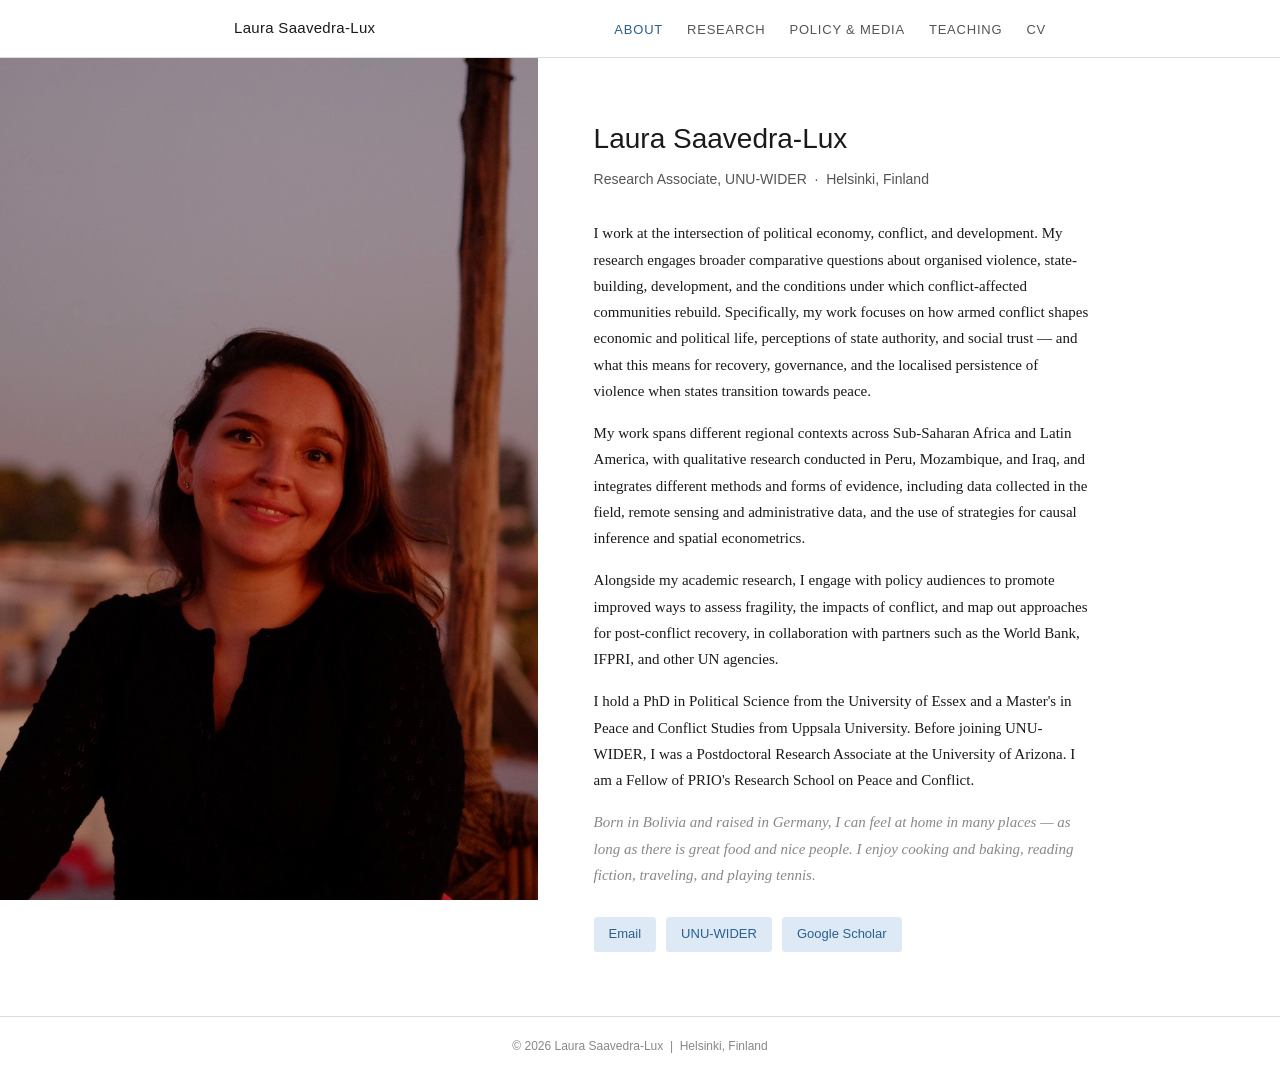
<file: index.html>
<!DOCTYPE html>
<html lang="en">
<head>
  <meta charset="UTF-8" />
  <meta name="viewport" content="width=device-width, initial-scale=1.0" />
  <meta name="description" content="Laura Saavedra-Lux — Research Associate at UNU-WIDER. Political economy of conflict, post-conflict development, and state-building." />
  <title>Laura Saavedra-Lux</title>
  <link rel="stylesheet" href="assets/css/style.css" />
</head>
<body class="home-page">

<nav>
  <div class="nav-inner">
    <a class="nav-name" href="index.html">Laura Saavedra-Lux</a>
    <button class="nav-toggle" aria-label="Toggle menu" onclick="toggleNav()">
      <span></span><span></span><span></span>
    </button>
    <ul class="nav-links" id="nav-links">
      <li><a href="index.html" class="active">About</a></li>
      <li><a href="research.html">Research</a></li>
      <li><a href="policy.html">Policy &amp; Media</a></li>
      <li><a href="teaching.html">Teaching</a></li>
      <li><a href="cv.html">CV</a></li>
    </ul>
  </div>
</nav>

<!-- Split screen: photo fills left half, text on right -->
<div class="split-layout">

  <!-- LEFT: full-height photo panel -->
  <div class="split-photo">
    <img src="assets/images/profile.jpg" alt="Laura Saavedra-Lux" />
  </div>

  <!-- RIGHT: scrollable text panel -->
  <div class="split-text">
    <h1>Laura Saavedra-Lux</h1>
    <p class="role">Research Associate, UNU-WIDER &nbsp;·&nbsp; Helsinki, Finland</p>

    <p>I work at the intersection of political economy, conflict, and development. My research engages broader comparative questions about organised violence, state-building, development, and the conditions under which conflict-affected communities rebuild. Specifically, my work focuses on how armed conflict shapes economic and political life, perceptions of state authority, and social trust — and what this means for recovery, governance, and the localised persistence of violence when states transition towards peace.</p>

    <p>My work spans different regional contexts across Sub-Saharan Africa and Latin America, with qualitative research conducted in Peru, Mozambique, and Iraq, and integrates different methods and forms of evidence, including data collected in the field, remote sensing and administrative data, and the use of strategies for causal inference and spatial econometrics.</p>

    <p>Alongside my academic research, I engage with policy audiences to promote improved ways to assess fragility, the impacts of conflict, and map out approaches for post-conflict recovery, in collaboration with partners such as the World Bank, IFPRI, and other UN agencies.</p>

    <p>I hold a PhD in Political Science from the University of Essex and a Master's in Peace and Conflict Studies from Uppsala University. Before joining UNU-WIDER, I was a Postdoctoral Research Associate at the University of Arizona. I am a Fellow of PRIO's Research School on Peace and Conflict.</p>

    <p class="personal-note">Born in Bolivia and raised in Germany, I can feel at home in many places — as long as there is great food and nice people. I enjoy cooking and baking, reading fiction, traveling, and playing tennis.</p>

    <div class="split-contact">
      <a href="mailto:saavedralux@wider.unu.edu">Email</a>
      <a href="https://www.wider.unu.edu/expert/laura-saavedra-lux" target="_blank">UNU-WIDER</a>
      <a href="https://scholar.google.com" target="_blank">Google Scholar</a>
      <!-- Replace Google Scholar href with your actual profile URL -->
    </div>
  </div>

</div>

<footer class="home-footer">
  &copy; 2026 Laura Saavedra-Lux &nbsp;|&nbsp; Helsinki, Finland
</footer>

<script>
  function toggleNav() {
    document.getElementById('nav-links').classList.toggle('open');
  }
</script>
</body>
</html>
</file>
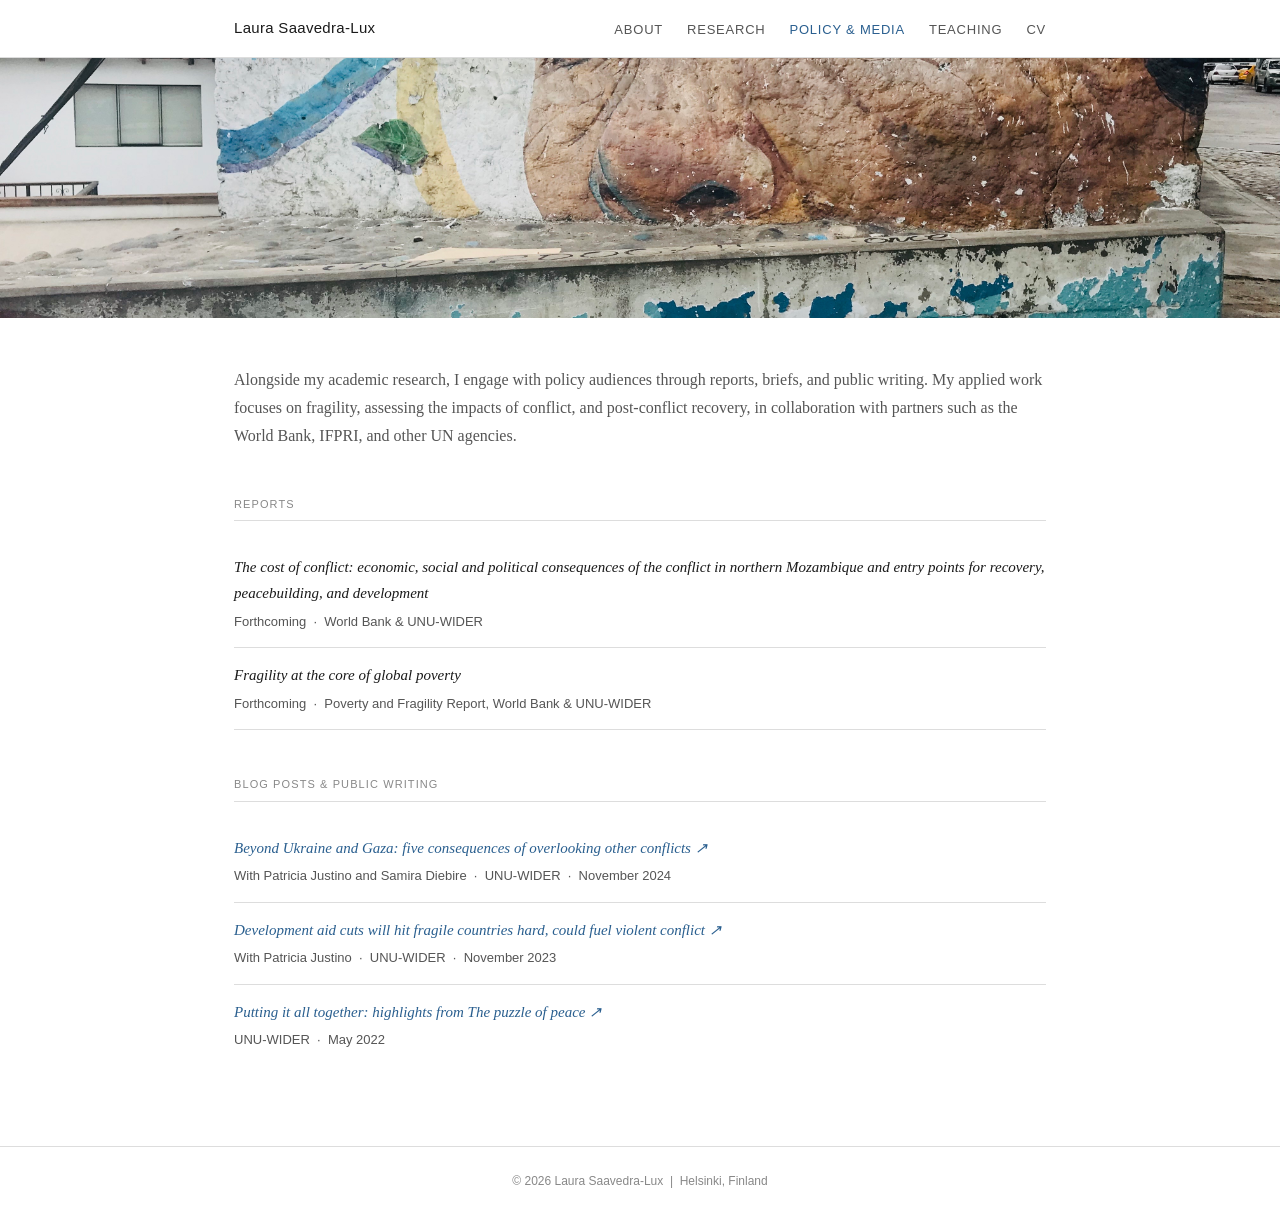
<file: policy.html>
<!DOCTYPE html>
<html lang="en">
<head>
  <meta charset="UTF-8" />
  <meta name="viewport" content="width=device-width, initial-scale=1.0" />
  <meta name="description" content="Policy and Media — Laura Saavedra-Lux." />
  <title>Policy &amp; Media — Laura Saavedra-Lux</title>
  <link rel="stylesheet" href="assets/css/style.css" />
</head>
<body>

<nav>
  <div class="nav-inner">
    <a class="nav-name" href="index.html">Laura Saavedra-Lux</a>
    <button class="nav-toggle" aria-label="Toggle menu" onclick="toggleNav()">
      <span></span><span></span><span></span>
    </button>
    <ul class="nav-links" id="nav-links">
      <li><a href="index.html">About</a></li>
      <li><a href="research.html">Research</a></li>
      <li><a href="policy.html" class="active">Policy &amp; Media</a></li>
      <li><a href="teaching.html">Teaching</a></li>
      <li><a href="cv.html">CV</a></li>
    </ul>
  </div>
</nav>

<div class="page-banner">
  <img src="assets/images/banner-policy.jpg" alt="Field research" />
</div>

<main class="page-wrap">

  <p style="color: #555; line-height: 1.75; margin-bottom: 0.5rem;">Alongside my academic research, I engage with policy audiences through reports, briefs, and public writing. My applied work focuses on fragility, assessing the impacts of conflict, and post-conflict recovery, in collaboration with partners such as the World Bank, IFPRI, and other UN agencies.</p>


  <div class="section-label">Reports</div>

  <div class="report-item">
    <div class="report-title">The cost of conflict: economic, social and political consequences of the conflict in northern Mozambique and entry points for recovery, peacebuilding, and development</div>
    <div class="report-meta">Forthcoming &nbsp;·&nbsp; World Bank &amp; UNU-WIDER</div>
  </div>

  <div class="report-item">
    <div class="report-title">Fragility at the core of global poverty</div>
    <div class="report-meta">Forthcoming &nbsp;·&nbsp; Poverty and Fragility Report, World Bank &amp; UNU-WIDER</div>
  </div>


  <div class="section-label">Blog posts &amp; public writing</div>

  <div class="blog-item">
    <div class="blog-title">
      <a href="https://www.wider.unu.edu/publication/beyond-ukraine-and-gaza" target="_blank">Beyond Ukraine and Gaza: five consequences of overlooking other conflicts ↗</a>
    </div>
    <div class="blog-meta">With Patricia Justino and Samira Diebire &nbsp;·&nbsp; UNU-WIDER &nbsp;·&nbsp; November 2024</div>
  </div>

  <div class="blog-item">
    <div class="blog-title">
      <a href="https://www.wider.unu.edu/publication/development-aid-cuts-will-hit-fragile-countries-hard-could-fuel-violent-conflict" target="_blank">Development aid cuts will hit fragile countries hard, could fuel violent conflict ↗</a>
    </div>
    <div class="blog-meta">With Patricia Justino &nbsp;·&nbsp; UNU-WIDER &nbsp;·&nbsp; November 2023</div>
  </div>

  <div class="blog-item">
    <div class="blog-title">
      <a href="https://www.wider.unu.edu/publication/putting-it-all-together-0" target="_blank">Putting it all together: highlights from The puzzle of peace ↗</a>
    </div>
    <div class="blog-meta">UNU-WIDER &nbsp;·&nbsp; May 2022</div>
  </div>

</main>

<footer>
  &copy; 2026 Laura Saavedra-Lux &nbsp;|&nbsp; Helsinki, Finland
</footer>

<script>
  function toggleNav() {
    document.getElementById('nav-links').classList.toggle('open');
  }
</script>
</body>
</html>
</file>
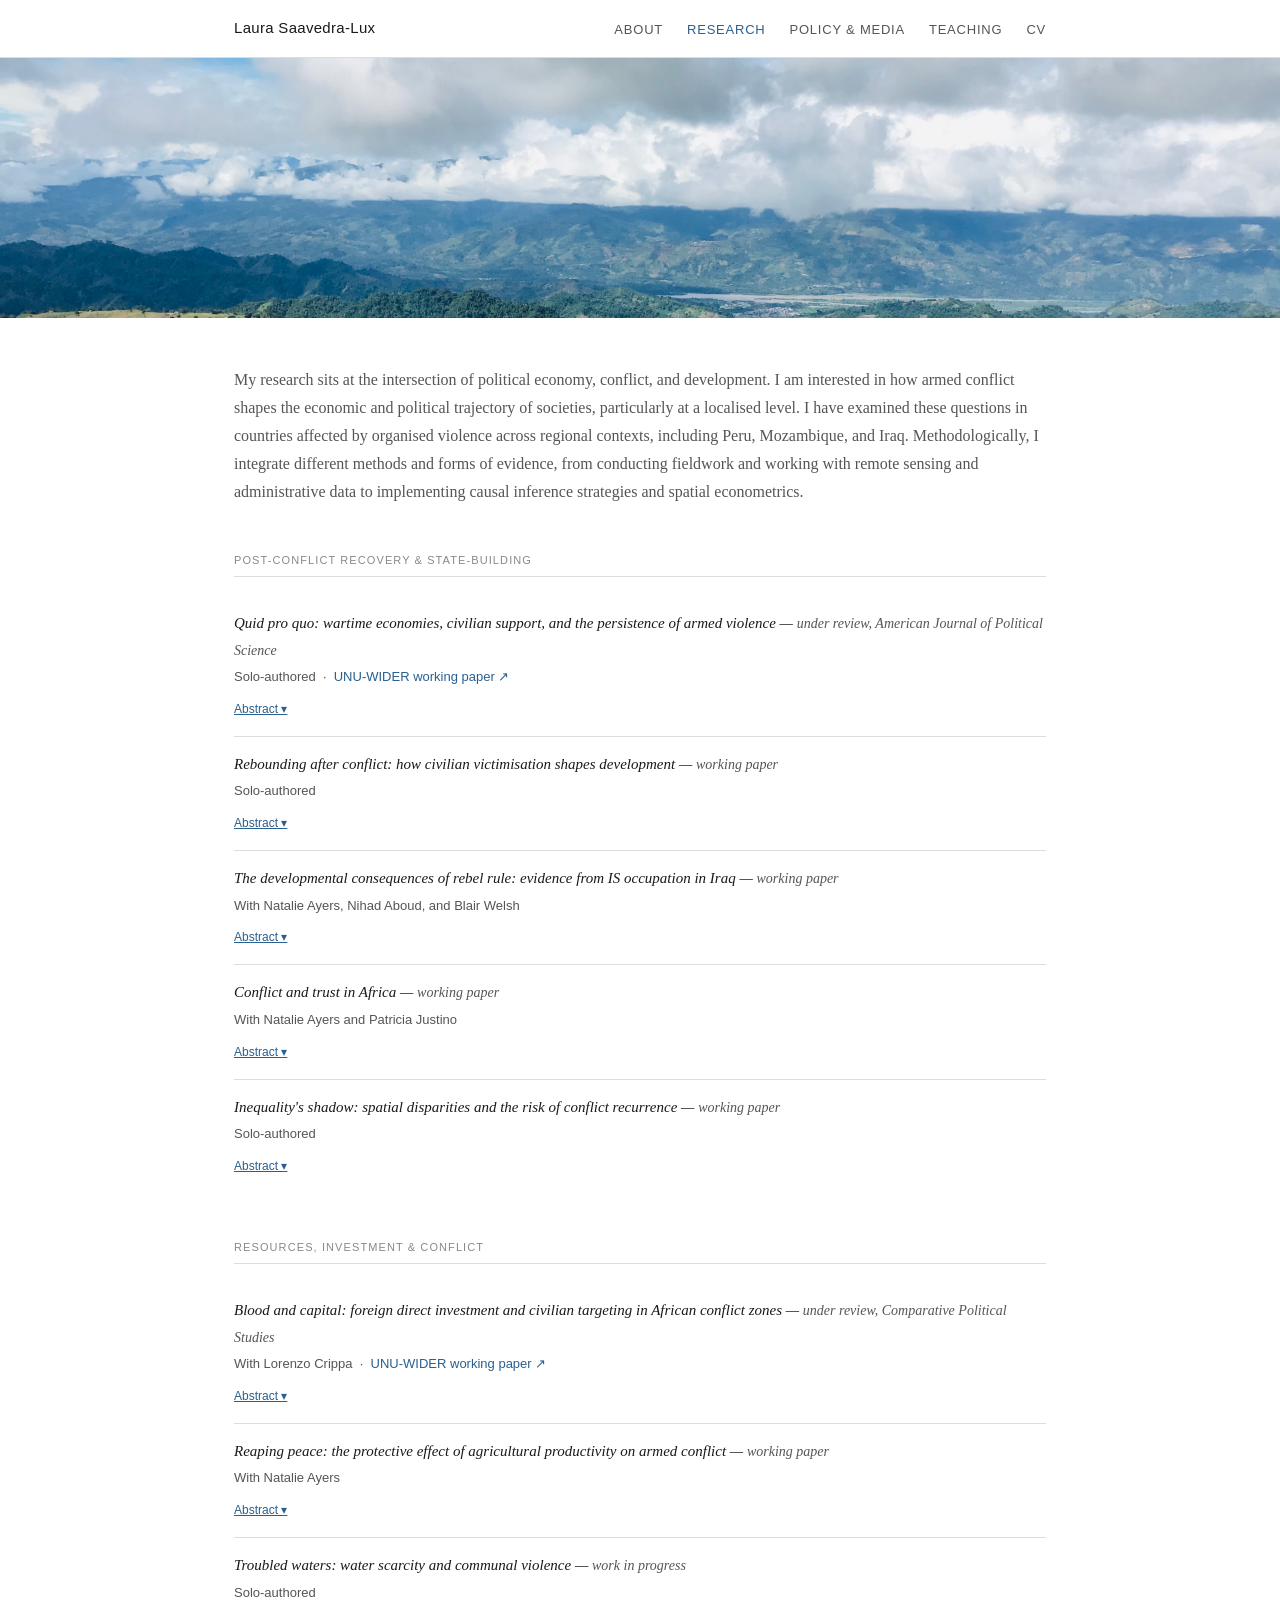
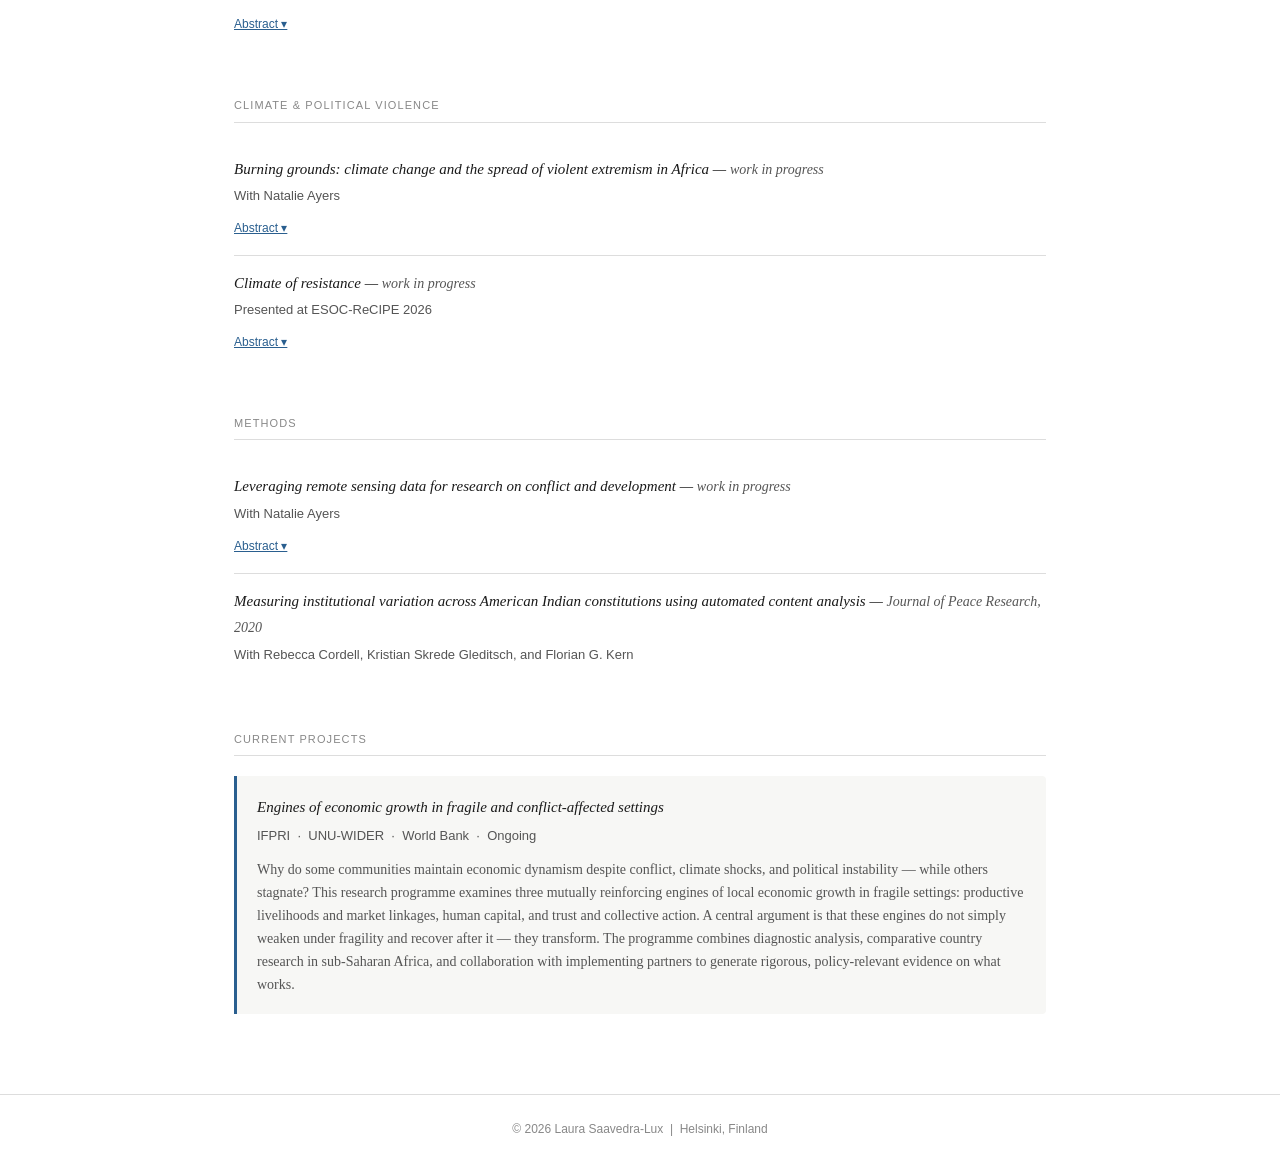
<file: research.html>
<!DOCTYPE html>
<html lang="en">
<head>
  <meta charset="UTF-8" />
  <meta name="viewport" content="width=device-width, initial-scale=1.0" />
  <meta name="description" content="Research — Laura Saavedra-Lux." />
  <title>Research — Laura Saavedra-Lux</title>
  <link rel="stylesheet" href="assets/css/style.css" />
</head>
<body>

<nav>
  <div class="nav-inner">
    <a class="nav-name" href="index.html">Laura Saavedra-Lux</a>
    <button class="nav-toggle" aria-label="Toggle menu" onclick="toggleNav()">
      <span></span><span></span><span></span>
    </button>
    <ul class="nav-links" id="nav-links">
      <li><a href="index.html">About</a></li>
      <li><a href="research.html" class="active">Research</a></li>
      <li><a href="policy.html">Policy &amp; Media</a></li>
      <li><a href="teaching.html">Teaching</a></li>
      <li><a href="cv.html">CV</a></li>
    </ul>
  </div>
</nav>

<div class="page-banner">
  <img src="assets/images/banner-research.jpg" alt="Coca Valley, Peru" style="object-position: center 30%;" />
</div>

<main class="page-wrap">

  <p style="color: #555; line-height: 1.75; margin-bottom: 0.5rem;">My research sits at the intersection of political economy, conflict, and development. I am interested in how armed conflict shapes the economic and political trajectory of societies, particularly at a localised level. I have examined these questions in countries affected by organised violence across regional contexts, including Peru, Mozambique, and Iraq. Methodologically, I integrate different methods and forms of evidence, from conducting fieldwork and working with remote sensing and administrative data to implementing causal inference strategies and spatial econometrics.</p>


  <!-- ================================================
       1. POST-CONFLICT RECOVERY & STATE-BUILDING
       ================================================ -->
  <div class="section-label">Post-conflict recovery &amp; state-building</div>

  <div class="cluster">

    <div class="paper">
      <div class="paper-title">
        Quid pro quo: wartime economies, civilian support, and the persistence of armed violence
        — <span class="paper-status">under review, American Journal of Political Science</span>
      </div>
      <div class="paper-authors">
        Solo-authored &nbsp;·&nbsp;
        <a href="https://www.wider.unu.edu/publication/quid-pro-quo-how-wartime-economy-shapes-violent-contestation-state-after-war" target="_blank">UNU-WIDER working paper ↗</a>
      </div>
      <button class="toggle-abstract" onclick="toggleAbstract(this)">Abstract ▾</button>
      <div class="abstract-body">
        Why do some conflict-affected areas remain arenas of violent contestation while others transition to peace? I argue that economic networks developed during intrastate conflict — wartime economies — give rise to continued instability by shaping civilian allegiances toward armed actors and away from the state. Using spatial instrumental variable regressions on data from Peru's internal armed conflict, I show that districts with stronger wartime economies experienced significantly more post-conflict violence.
      </div>
    </div>

    <div class="paper">
      <div class="paper-title">
        Rebounding after conflict: how civilian victimisation shapes development
        — <span class="paper-status">working paper</span>
      </div>
      <div class="paper-authors">Solo-authored</div>
      <button class="toggle-abstract" onclick="toggleAbstract(this)">Abstract ▾</button>
      <div class="abstract-body">
        Examines the long-run developmental consequences of civilian victimisation, with evidence from post-conflict Peru.
      </div>
    </div>

    <div class="paper">
      <div class="paper-title">
        The developmental consequences of rebel rule: evidence from IS occupation in Iraq
        — <span class="paper-status">working paper</span>
      </div>
      <div class="paper-authors">With Natalie Ayers, Nihad Aboud, and Blair Welsh</div>
      <button class="toggle-abstract" onclick="toggleAbstract(this)">Abstract ▾</button>
      <div class="abstract-body">
        How does extended rebel governance shape economic recovery and institutional trust? Using evidence from Islamic State occupation in Iraq, we examine how the duration and nature of rebel rule affects post-occupation development trajectories and civilian attitudes toward state and non-state institutions.
      </div>
    </div>

    <div class="paper">
      <div class="paper-title">
        Conflict and trust in Africa
        — <span class="paper-status">working paper</span>
      </div>
      <div class="paper-authors">With Natalie Ayers and Patricia Justino</div>
      <button class="toggle-abstract" onclick="toggleAbstract(this)">Abstract ▾</button>
      <div class="abstract-body">
        Examines how exposure to conflict shapes institutional trust across sub-Saharan African contexts.
      </div>
    </div>

    <div class="paper">
      <div class="paper-title">
        Inequality's shadow: spatial disparities and the risk of conflict recurrence
        — <span class="paper-status">working paper</span>
      </div>
      <div class="paper-authors">Solo-authored</div>
      <button class="toggle-abstract" onclick="toggleAbstract(this)">Abstract ▾</button>
      <div class="abstract-body">
        Explores how spatial economic inequalities shape the risk that conflict resumes after peace agreements, with implications for post-conflict development policy.
      </div>
    </div>

  </div>


  <!-- ================================================
       2. RESOURCES, INVESTMENT & CONFLICT
       ================================================ -->
  <div class="section-label">Resources, investment &amp; conflict</div>

  <div class="cluster">

    <div class="paper">
      <div class="paper-title">
        Blood and capital: foreign direct investment and civilian targeting in African conflict zones
        — <span class="paper-status">under review, Comparative Political Studies</span>
      </div>
      <div class="paper-authors">
        With Lorenzo Crippa &nbsp;·&nbsp;
        <a href="https://www.wider.unu.edu/publication/double-edged-sword-understanding-localized-effect-foreign-direct-investment-inflow" target="_blank">UNU-WIDER working paper ↗</a>
      </div>
      <button class="toggle-abstract" onclick="toggleAbstract(this)">Abstract ▾</button>
      <div class="abstract-body">
        We analyse how inward FDI received amid ongoing violence shapes patterns of civilian harm. Drawing on geocoded FDI and conflict event data across sub-Saharan Africa, we find that immobile extractive and industrial investment significantly increases civilian casualties within proximity of investment sites — with implications for responsible investment policy in fragile settings.
      </div>
    </div>

    <div class="paper">
      <div class="paper-title">
        Reaping peace: the protective effect of agricultural productivity on armed conflict
        — <span class="paper-status">working paper</span>
      </div>
      <div class="paper-authors">With Natalie Ayers</div>
      <button class="toggle-abstract" onclick="toggleAbstract(this)">Abstract ▾</button>
      <div class="abstract-body">
        Examines the protective effect of improved agricultural output on armed violence, with evidence from conflict-affected settings in Africa.
      </div>
    </div>

    <div class="paper">
      <div class="paper-title">
        Troubled waters: water scarcity and communal violence
        — <span class="paper-status">work in progress</span>
      </div>
      <div class="paper-authors">Solo-authored</div>
      <button class="toggle-abstract" onclick="toggleAbstract(this)">Abstract ▾</button>
      <div class="abstract-body">
        Examines the relationship between water scarcity and communal conflict.
      </div>
    </div>

  </div>


  <!-- ================================================
       3. CLIMATE & POLITICAL VIOLENCE
       ================================================ -->
  <div class="section-label">Climate &amp; political violence</div>

  <div class="cluster">

    <div class="paper">
      <div class="paper-title">
        Burning grounds: climate change and the spread of violent extremism in Africa
        — <span class="paper-status">work in progress</span>
      </div>
      <div class="paper-authors">With Natalie Ayers</div>
      <button class="toggle-abstract" onclick="toggleAbstract(this)">Abstract ▾</button>
      <div class="abstract-body">
        Examines pathways through which slow-onset environmental degradation contributes to the spread of violent extremism in sub-Saharan Africa.
      </div>
    </div>

    <div class="paper">
      <div class="paper-title">
        Climate of resistance
        — <span class="paper-status">work in progress</span>
      </div>
      <div class="paper-authors">Presented at ESOC-ReCIPE 2026</div>
      <button class="toggle-abstract" onclick="toggleAbstract(this)">Abstract ▾</button>
      <div class="abstract-body">
        Distinguishes between slow-onset climate stressors and acute weather shocks as operating through distinct conflict mechanisms, drawing on sub-Saharan Africa panel data and Mozambique survey evidence.
      </div>
    </div>

  </div>


  <!-- ================================================
       METHODS
       ================================================ -->
  <div class="section-label">Methods</div>

  <div class="cluster">

    <div class="paper">
      <div class="paper-title">
        Leveraging remote sensing data for research on conflict and development
        — <span class="paper-status">work in progress</span>
      </div>
      <div class="paper-authors">With Natalie Ayers</div>
      <button class="toggle-abstract" onclick="toggleAbstract(this)">Abstract ▾</button>
      <div class="abstract-body">
        Examines how satellite imagery, nighttime lights, and land cover data can be used to study conflict and development outcomes in data-scarce environments.
      </div>
    </div>

    <div class="paper">
      <div class="paper-title">
        Measuring institutional variation across American Indian constitutions using automated content analysis
        — <span class="paper-status">Journal of Peace Research, 2020</span>
      </div>
      <div class="paper-authors">With Rebecca Cordell, Kristian Skrede Gleditsch, and Florian G. Kern</div>
    </div>

  </div>


  <!-- ================================================
       CURRENT PROJECTS
       ================================================ -->
  <div class="section-label">Current projects</div>

  <div style="background: #f7f7f5; border-left: 3px solid #2a5f8f; padding: 18px 20px; border-radius: 0 4px 4px 0;">
    <div style="font-size: 15px; font-style: italic; margin-bottom: 5px;">
      Engines of economic growth in fragile and conflict-affected settings
    </div>
    <div style="font-family: 'Helvetica Neue', Arial, sans-serif; font-size: 13px; color: #555; margin-bottom: 10px;">
      IFPRI &nbsp;·&nbsp; UNU-WIDER &nbsp;·&nbsp; World Bank &nbsp;·&nbsp; Ongoing
    </div>
    <p style="font-size: 14px; color: #555; line-height: 1.65;">
      Why do some communities maintain economic dynamism despite conflict, climate shocks, and political instability — while others stagnate? This research programme examines three mutually reinforcing engines of local economic growth in fragile settings: productive livelihoods and market linkages, human capital, and trust and collective action. A central argument is that these engines do not simply weaken under fragility and recover after it — they transform. The programme combines diagnostic analysis, comparative country research in sub-Saharan Africa, and collaboration with implementing partners to generate rigorous, policy-relevant evidence on what works.
    </p>
  </div>

</main>

<footer>
  &copy; 2026 Laura Saavedra-Lux &nbsp;|&nbsp; Helsinki, Finland
</footer>

<script>
  function toggleNav() {
    document.getElementById('nav-links').classList.toggle('open');
  }
  function toggleAbstract(btn) {
    const body = btn.nextElementSibling;
    const isOpen = body.classList.toggle('open');
    btn.textContent = isOpen ? 'Abstract ▴' : 'Abstract ▾';
  }
</script>
</body>
</html>
</file>
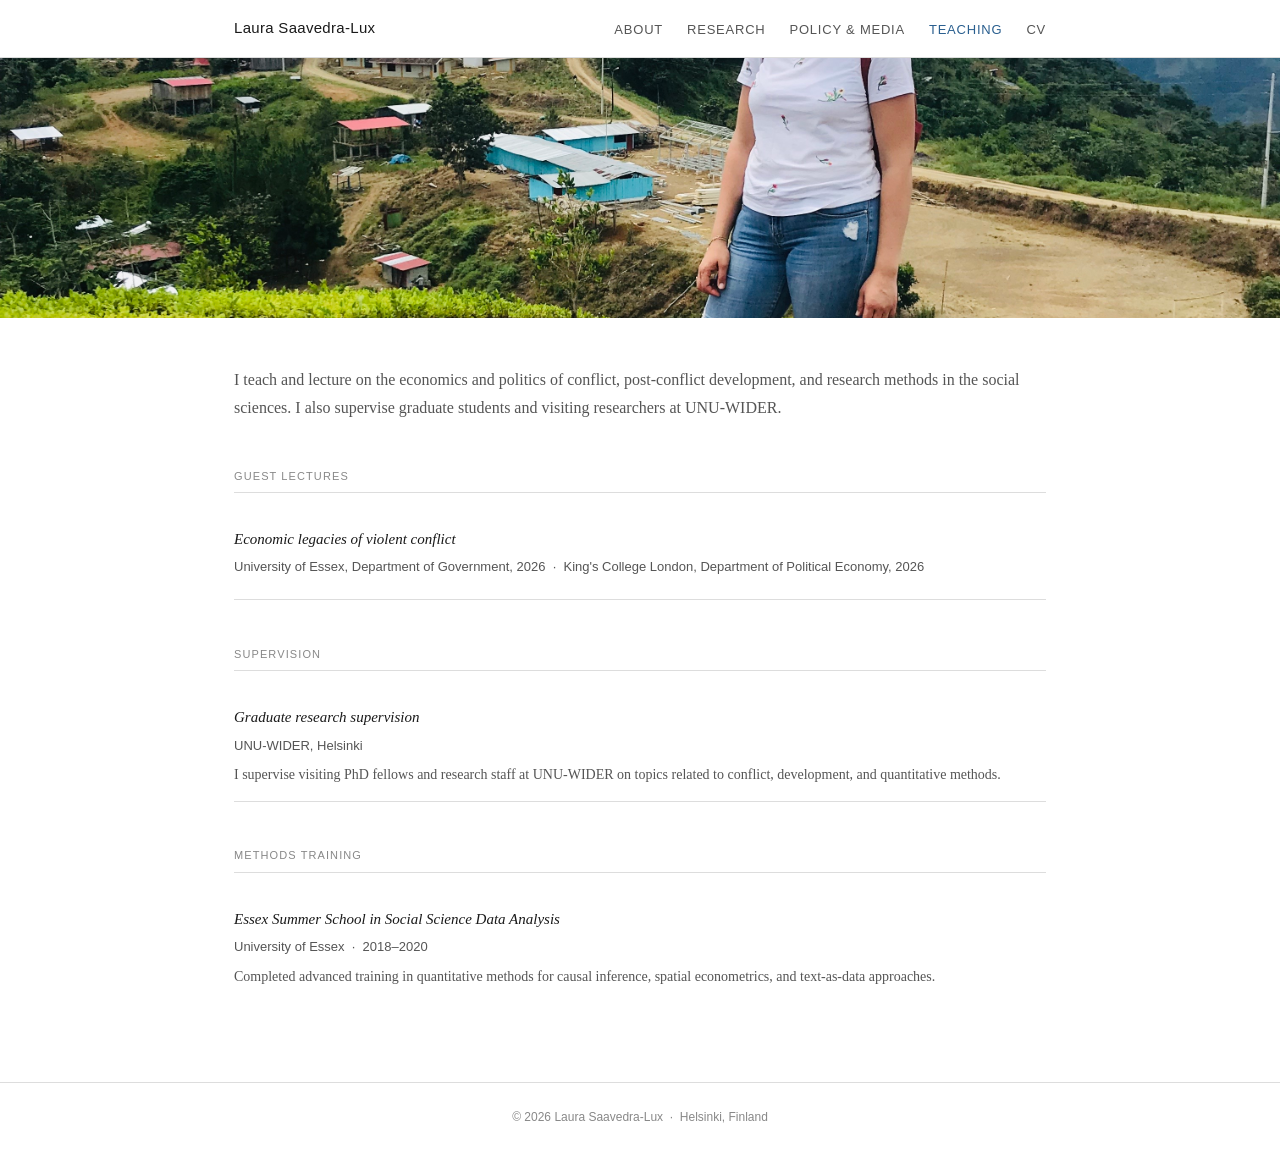
<file: teaching.html>
<!DOCTYPE html>
<html lang="en">
<head>
  <meta charset="UTF-8" />
  <meta name="viewport" content="width=device-width, initial-scale=1.0" />
  <meta name="description" content="Teaching — Laura Saavedra-Lux." />
  <title>Teaching — Laura Saavedra-Lux</title>
  <link rel="stylesheet" href="assets/css/style.css" />
</head>
<body>

<nav>
  <div class="nav-inner">
    <a class="nav-name" href="index.html">Laura Saavedra-Lux</a>
    <button class="nav-toggle" aria-label="Toggle menu" onclick="toggleNav()">
      <span></span><span></span><span></span>
    </button>
    <ul class="nav-links" id="nav-links">
      <li><a href="index.html">About</a></li>
      <li><a href="research.html">Research</a></li>
      <li><a href="policy.html">Policy &amp; Media</a></li>
      <li><a href="teaching.html" class="active">Teaching</a></li>
      <li><a href="cv.html">CV</a></li>
    </ul>
  </div>
</nav>

<div class="page-banner">
  <img src="assets/images/banner-teaching.jpg" alt="Field research, Peru" />
</div>

<main class="page-wrap">

  <p style="color: #555; line-height: 1.75; margin-bottom: 0.5rem;">I teach and lecture on the economics and politics of conflict, post-conflict development, and research methods in the social sciences. I also supervise graduate students and visiting researchers at UNU-WIDER.</p>


  <!-- ================================================
       GUEST LECTURES
       Add your slides by uploading a PDF to assets/
       and linking to it, e.g.:
       <a href="assets/slides-economic-legacies.pdf" target="_blank">Slides ↓</a>
       ================================================ -->
  <div class="section-label">Guest lectures</div>

  <div class="teaching-item">
    <div class="teaching-title">Economic legacies of violent conflict</div>
    <div class="teaching-meta">
      University of Essex, Department of Government, 2026 &nbsp;·&nbsp;
      King's College London, Department of Political Economy, 2026
      <!-- Add slide link once uploaded:
      &nbsp;·&nbsp; <a href="assets/slides-economic-legacies.pdf" target="_blank">Slides ↓</a> -->
    </div>
    <div class="teaching-desc">
      <!-- Add a short description of the lecture if you'd like -->
    </div>
  </div>

  <!-- Add further guest lectures here following the same pattern -->


  <!-- ================================================
       SUPERVISION
       ================================================ -->
  <div class="section-label">Supervision</div>

  <div class="teaching-item">
    <div class="teaching-title">Graduate research supervision</div>
    <div class="teaching-meta">UNU-WIDER, Helsinki</div>
    <div class="teaching-desc">
      I supervise visiting PhD fellows and research staff at UNU-WIDER on topics related to conflict, development, and quantitative methods.
    </div>
  </div>

  <!-- Add specific students/theses here if you wish, e.g.:
  <div class="teaching-item">
    <div class="teaching-title">Thesis title here</div>
    <div class="teaching-meta">Student name &nbsp;·&nbsp; Institution &nbsp;·&nbsp; Year</div>
  </div>
  -->


  <!-- ================================================
       METHODS TRAINING
       ================================================ -->
  <div class="section-label">Methods training</div>

  <div class="teaching-item">
    <div class="teaching-title">Essex Summer School in Social Science Data Analysis</div>
    <div class="teaching-meta">University of Essex &nbsp;·&nbsp; 2018–2020</div>
    <div class="teaching-desc">
      Completed advanced training in quantitative methods for causal inference, spatial econometrics, and text-as-data approaches.
    </div>
  </div>

</main>

<footer>
  &copy; 2026 Laura Saavedra-Lux &nbsp;·&nbsp; Helsinki, Finland
</footer>

<script>
  function toggleNav() {
    document.getElementById('nav-links').classList.toggle('open');
  }
</script>
</body>
</html>
</file>
<file: assets/css/style.css>
/* =============================================
   LAURA SAAVEDRA-LUX — Personal website
   ============================================= */

*, *::before, *::after { box-sizing: border-box; margin: 0; padding: 0; }

:root {
  --accent:       #2a5f8f;
  --accent-light: #ddeaf5;
  --text:         #1a1a1a;
  --muted:        #555;
  --faint:        #888;
  --border:       #ddd;
  --bg:           #ffffff;
  --bg-off:       #f7f7f5;
  --max-w:        860px;
  --nav-h:        58px;
}

html { scroll-behavior: smooth; }

body {
  font-family: "Georgia", "Times New Roman", serif;
  font-size: 16px;
  line-height: 1.75;
  color: var(--text);
  background: var(--bg);
}

a { color: var(--accent); text-decoration: none; }
a:hover { text-decoration: underline; }

/* --- Navigation --- */
nav {
  position: sticky;
  top: 0;
  z-index: 100;
  background: var(--bg);
  border-bottom: 1px solid var(--border);
  height: var(--nav-h);
  display: flex;
  align-items: center;
}

.nav-inner {
  max-width: var(--max-w);
  margin: 0 auto;
  padding: 0 1.5rem;
  width: 100%;
  display: flex;
  justify-content: space-between;
  align-items: center;
}

.nav-name {
  font-size: 15px;
  font-weight: normal;
  font-family: "Helvetica Neue", Arial, sans-serif;
  letter-spacing: 0.02em;
  color: var(--text);
  text-decoration: none;
}

.nav-links {
  display: flex;
  gap: 24px;
  list-style: none;
}

.nav-links a {
  font-family: "Helvetica Neue", Arial, sans-serif;
  font-size: 13px;
  letter-spacing: 0.06em;
  text-transform: uppercase;
  color: var(--muted);
  text-decoration: none;
  transition: color 0.15s;
}

.nav-links a:hover,
.nav-links a.active { color: var(--accent); }

.nav-toggle {
  display: none;
  background: none;
  border: none;
  cursor: pointer;
  padding: 4px;
  flex-direction: column;
  gap: 5px;
}
.nav-toggle span { display: block; width: 22px; height: 1.5px; background: var(--text); }

/* --- Banner (research, policy, teaching, cv pages) --- */
.page-banner { width: 100%; height: 260px; overflow: hidden; }
.page-banner img { width: 100%; height: 260px; object-fit: cover; object-position: center center; display: block; }
.page-banner-placeholder {
  width: 100%; height: 260px;
  background: var(--bg-off);
  border-bottom: 1px solid var(--border);
  display: flex; align-items: center; justify-content: center;
  color: var(--faint);
  font-family: "Helvetica Neue", Arial, sans-serif; font-size: 13px;
}

/* --- HOME: photo IS the banner, info bar below --- */
.home-photo-banner { width: 100%; height: 400px; overflow: hidden; }
.home-photo-banner img { width: 100%; height: 400px; object-fit: cover; object-position: center 25%; display: block; }
.home-photo-placeholder {
  width: 100%; height: 400px;
  background: var(--bg-off); border-bottom: 1px solid var(--border);
  display: flex; align-items: center; justify-content: center;
  flex-direction: column; gap: 8px;
  color: var(--faint); font-family: "Helvetica Neue", Arial, sans-serif; font-size: 13px;
}

.home-info-bar {
  max-width: var(--max-w);
  margin: 0 auto;
  padding: 1.8rem 1.5rem 0;
  display: flex;
  align-items: flex-start;
  justify-content: space-between;
  gap: 2rem;
  border-bottom: 1px solid var(--border);
  padding-bottom: 1.8rem;
}

.home-name-block h1 {
  font-size: 26px;
  font-weight: normal;
  font-family: "Helvetica Neue", Arial, sans-serif;
  margin-bottom: 4px;
}

.home-name-block .role {
  font-size: 14px;
  color: var(--muted);
  font-family: "Helvetica Neue", Arial, sans-serif;
}

.home-contact-links {
  display: flex;
  gap: 8px;
  flex-wrap: wrap;
  padding-top: 6px;
  flex-shrink: 0;
}

.home-contact-links a {
  font-size: 12px;
  font-family: "Helvetica Neue", Arial, sans-serif;
  color: var(--accent);
  border: 1px solid var(--accent-light);
  background: var(--accent-light);
  padding: 4px 12px;
  border-radius: 3px;
  text-decoration: none;
}
.home-contact-links a:hover { background: #c8ddf0; text-decoration: none; }

/* --- Page wrap --- */
.page-wrap {
  max-width: var(--max-w);
  margin: 0 auto;
  padding: 3rem 1.5rem 5rem;
}

/* --- HOME: split-screen layout --- */
body.home-page {
  display: flex;
  flex-direction: column;
  min-height: 100vh;
}

.split-layout {
  display: flex;
  flex: 1;
  min-height: calc(100vh - var(--nav-h));
}

/* Left photo panel — fixed, full height */
.split-photo {
  position: sticky;
  top: var(--nav-h);
  width: 42%;
  height: calc(100vh - var(--nav-h));
  flex-shrink: 0;
  overflow: hidden;
}

.split-photo img {
  width: 100%;
  height: 100%;
  object-fit: cover;
  object-position: center 15%;
  display: block;
}

/* Right text panel — scrollable */
.split-text {
  flex: 1;
  padding: 3.5rem 3rem 4rem 3.5rem;
  max-width: 600px;
  overflow-y: auto;
}

.split-text h1 {
  font-size: 28px;
  font-weight: normal;
  font-family: "Helvetica Neue", Arial, sans-serif;
  margin-bottom: 4px;
}

.split-text .role {
  font-size: 14px;
  color: var(--muted);
  font-family: "Helvetica Neue", Arial, sans-serif;
  margin-bottom: 1.8rem;
}

.split-text p {
  font-size: 15px;
  margin-bottom: 1rem;
  line-height: 1.75;
}

.personal-note {
  color: var(--faint) !important;
  font-style: italic;
  margin-top: 0.5rem;
}

.split-contact {
  display: flex;
  gap: 10px;
  flex-wrap: wrap;
  margin-top: 1.8rem;
}

.split-contact a {
  font-family: "Helvetica Neue", Arial, sans-serif;
  font-size: 13px;
  color: var(--accent);
  background: var(--accent-light);
  border: 1px solid var(--accent-light);
  padding: 5px 14px;
  border-radius: 3px;
  text-decoration: none;
}
.split-contact a:hover { background: #c8ddf0; text-decoration: none; }

.home-footer {
  border-top: 1px solid var(--border);
  padding: 1.2rem 1.5rem;
  text-align: center;
  font-family: "Helvetica Neue", Arial, sans-serif;
  font-size: 12px;
  color: var(--faint);
}

/* Mobile: stack vertically */
@media (max-width: 680px) {
  .split-layout { flex-direction: column; }
  .split-photo {
    position: relative;
    top: 0;
    width: 100%;
    height: 55vw;
  }
  .split-text {
    padding: 2rem 1.5rem 3rem;
    max-width: 100%;
  }
}

/* --- Section headings --- */
.section-label {
  font-family: "Helvetica Neue", Arial, sans-serif;
  font-size: 11px;
  letter-spacing: 0.1em;
  text-transform: uppercase;
  color: var(--faint);
  margin-bottom: 1.2rem;
  margin-top: 2.8rem;
  padding-bottom: 6px;
  border-bottom: 1px solid var(--border);
}

/* --- Papers --- */
.cluster { margin-bottom: 2.5rem; }

.paper { padding: 14px 0; border-bottom: 1px solid var(--border); }
.paper:last-child { border-bottom: none; }

.paper-title { font-size: 15px; margin-bottom: 3px; font-style: italic; }

/* Status as plain italic text — no badge, no colour */
.paper-status { font-style: italic; color: var(--muted); font-size: 14px; }

.paper-authors {
  font-family: "Helvetica Neue", Arial, sans-serif;
  font-size: 13px; color: var(--muted); margin-bottom: 5px;
}

.toggle-abstract {
  font-family: "Helvetica Neue", Arial, sans-serif;
  font-size: 12px; color: var(--accent);
  background: none; border: none; padding: 0;
  cursor: pointer; margin-top: 4px;
  display: inline-block; text-decoration: underline;
}

.abstract-body {
  display: none;
  font-size: 14px; color: var(--muted);
  margin-top: 8px; line-height: 1.65;
  border-left: 2px solid var(--accent-light);
  padding-left: 12px;
}
.abstract-body.open { display: block; }

/* --- Policy & Media --- */
.report-item, .blog-item { padding: 14px 0; border-bottom: 1px solid var(--border); }
.report-item:last-child, .blog-item:last-child { border-bottom: none; }
.report-title, .blog-title { font-size: 15px; font-style: italic; margin-bottom: 4px; }
.report-meta, .blog-meta { font-family: "Helvetica Neue", Arial, sans-serif; font-size: 13px; color: var(--muted); }

/* --- Teaching --- */
.teaching-item { padding: 14px 0; border-bottom: 1px solid var(--border); }
.teaching-item:last-child { border-bottom: none; }
.teaching-title { font-size: 15px; font-style: italic; margin-bottom: 4px; }
.teaching-meta { font-family: "Helvetica Neue", Arial, sans-serif; font-size: 13px; color: var(--muted); margin-bottom: 6px; }
.teaching-desc { font-size: 14px; color: var(--muted); line-height: 1.65; }

/* --- CV --- */
.cv-section { margin-bottom: 2rem; }

.cv-row {
  display: grid;
  grid-template-columns: 110px 1fr;
  gap: 1rem;
  padding: 8px 0;
  border-bottom: 1px solid var(--border);
  font-size: 14px;
}
.cv-row:last-child { border-bottom: none; }
.cv-year { color: var(--faint); font-family: "Helvetica Neue", Arial, sans-serif; font-size: 13px; padding-top: 2px; }
.cv-detail { line-height: 1.6; }
.cv-detail strong { font-weight: bold; }

.cv-download {
  display: inline-block; margin-bottom: 2rem;
  font-family: "Helvetica Neue", Arial, sans-serif; font-size: 13px;
  color: var(--accent); border: 1px solid var(--accent);
  padding: 6px 16px; border-radius: 3px; text-decoration: none;
}
.cv-download:hover { background: var(--accent-light); text-decoration: none; }

/* --- Footer --- */
footer {
  border-top: 1px solid var(--border);
  padding: 1.5rem; text-align: center;
  font-family: "Helvetica Neue", Arial, sans-serif; font-size: 12px; color: var(--faint);
}

/* --- Responsive --- */
@media (max-width: 620px) {
  .home-info-bar { flex-direction: column; gap: 1rem; }
  .nav-links {
    display: none; position: absolute;
    top: var(--nav-h); left: 0; right: 0;
    background: var(--bg); border-bottom: 1px solid var(--border);
    flex-direction: column; gap: 0; padding: 0.5rem 0;
  }
  .nav-links.open { display: flex; }
  .nav-links li a { display: block; padding: 10px 1.5rem; }
  .nav-toggle { display: flex; }
  .cv-row { grid-template-columns: 1fr; gap: 0.25rem; }
}
</file>
